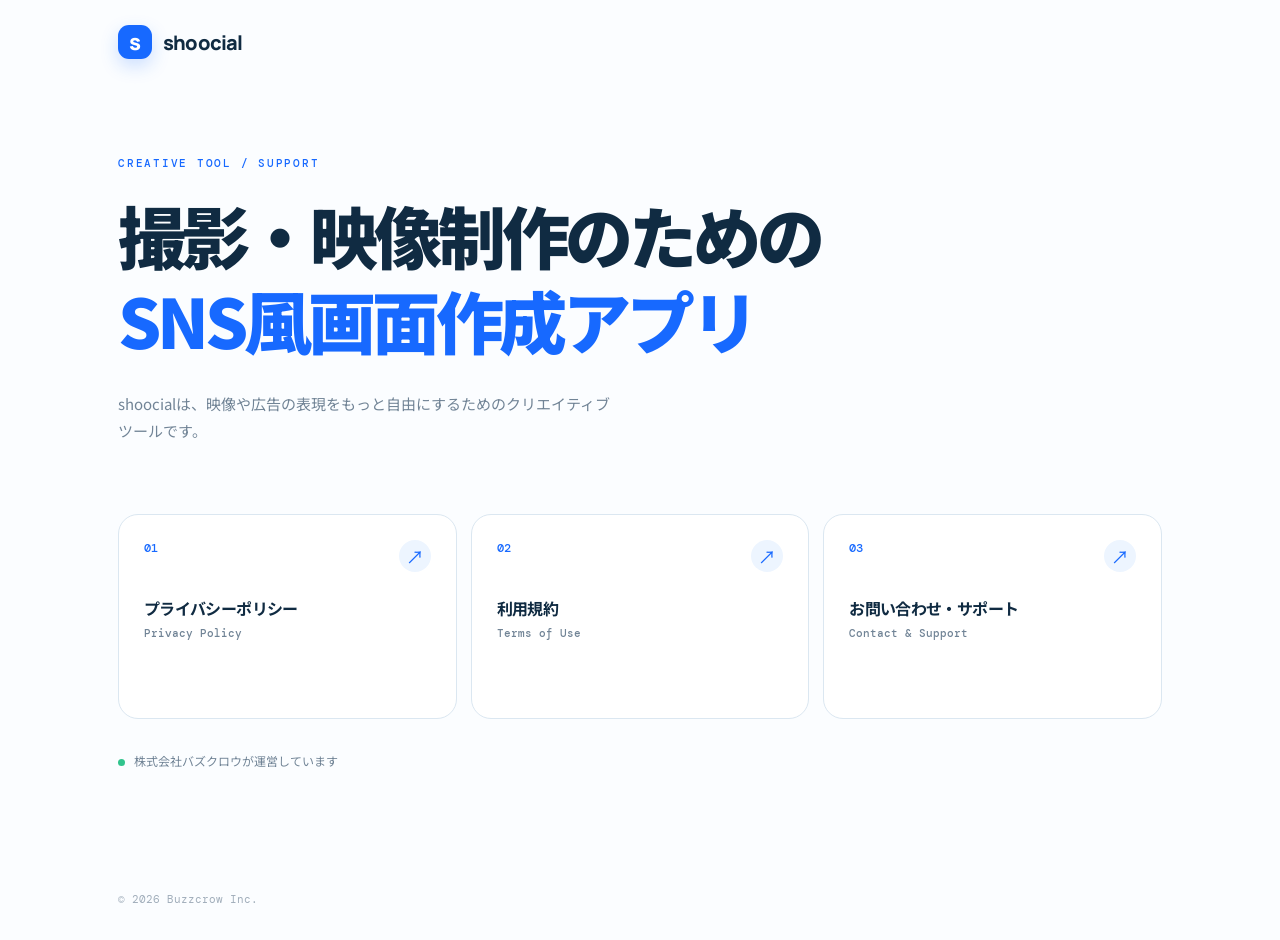
<file: index.html>
<!doctype html>
<html lang="ja">
<head>
  <meta charset="utf-8"><meta name="viewport" content="width=device-width, initial-scale=1">
  <title>shoocial サポート</title><meta name="description" content="shoocialのプライバシーポリシー、利用規約、お問い合わせ・サポートをご案内します。">
  <link rel="stylesheet" href="styles.css">
</head>
<body>
  <header class="site-header"><a class="brand" href="index.html"><span class="brand-mark">s</span><span>shoocial</span></a></header>
  <main class="home-shell">
    <section class="hero"><p class="eyebrow">CREATIVE TOOL / SUPPORT</p><h1>撮影・映像制作のための<br><em>SNS風画面作成アプリ</em></h1><p class="hero-copy">shoocialは、映像や広告の表現をもっと自由にするためのクリエイティブツールです。</p></section>
    <nav class="link-list" aria-label="サポートページ">
      <a class="link-card" href="privacy.html"><span><small>01</small><strong>プライバシーポリシー</strong><b>Privacy Policy</b></span><i>↗</i></a>
      <a class="link-card" href="terms.html"><span><small>02</small><strong>利用規約</strong><b>Terms of Use</b></span><i>↗</i></a>
      <a class="link-card" href="support.html"><span><small>03</small><strong>お問い合わせ・サポート</strong><b>Contact &amp; Support</b></span><i>↗</i></a>
    </nav>
    <div class="home-note"><span class="dot"></span> 株式会社バズクロウが運営しています</div>
  </main>
  <footer class="site-footer">© 2026 Buzzcrow Inc.</footer>
</body></html>
</file>
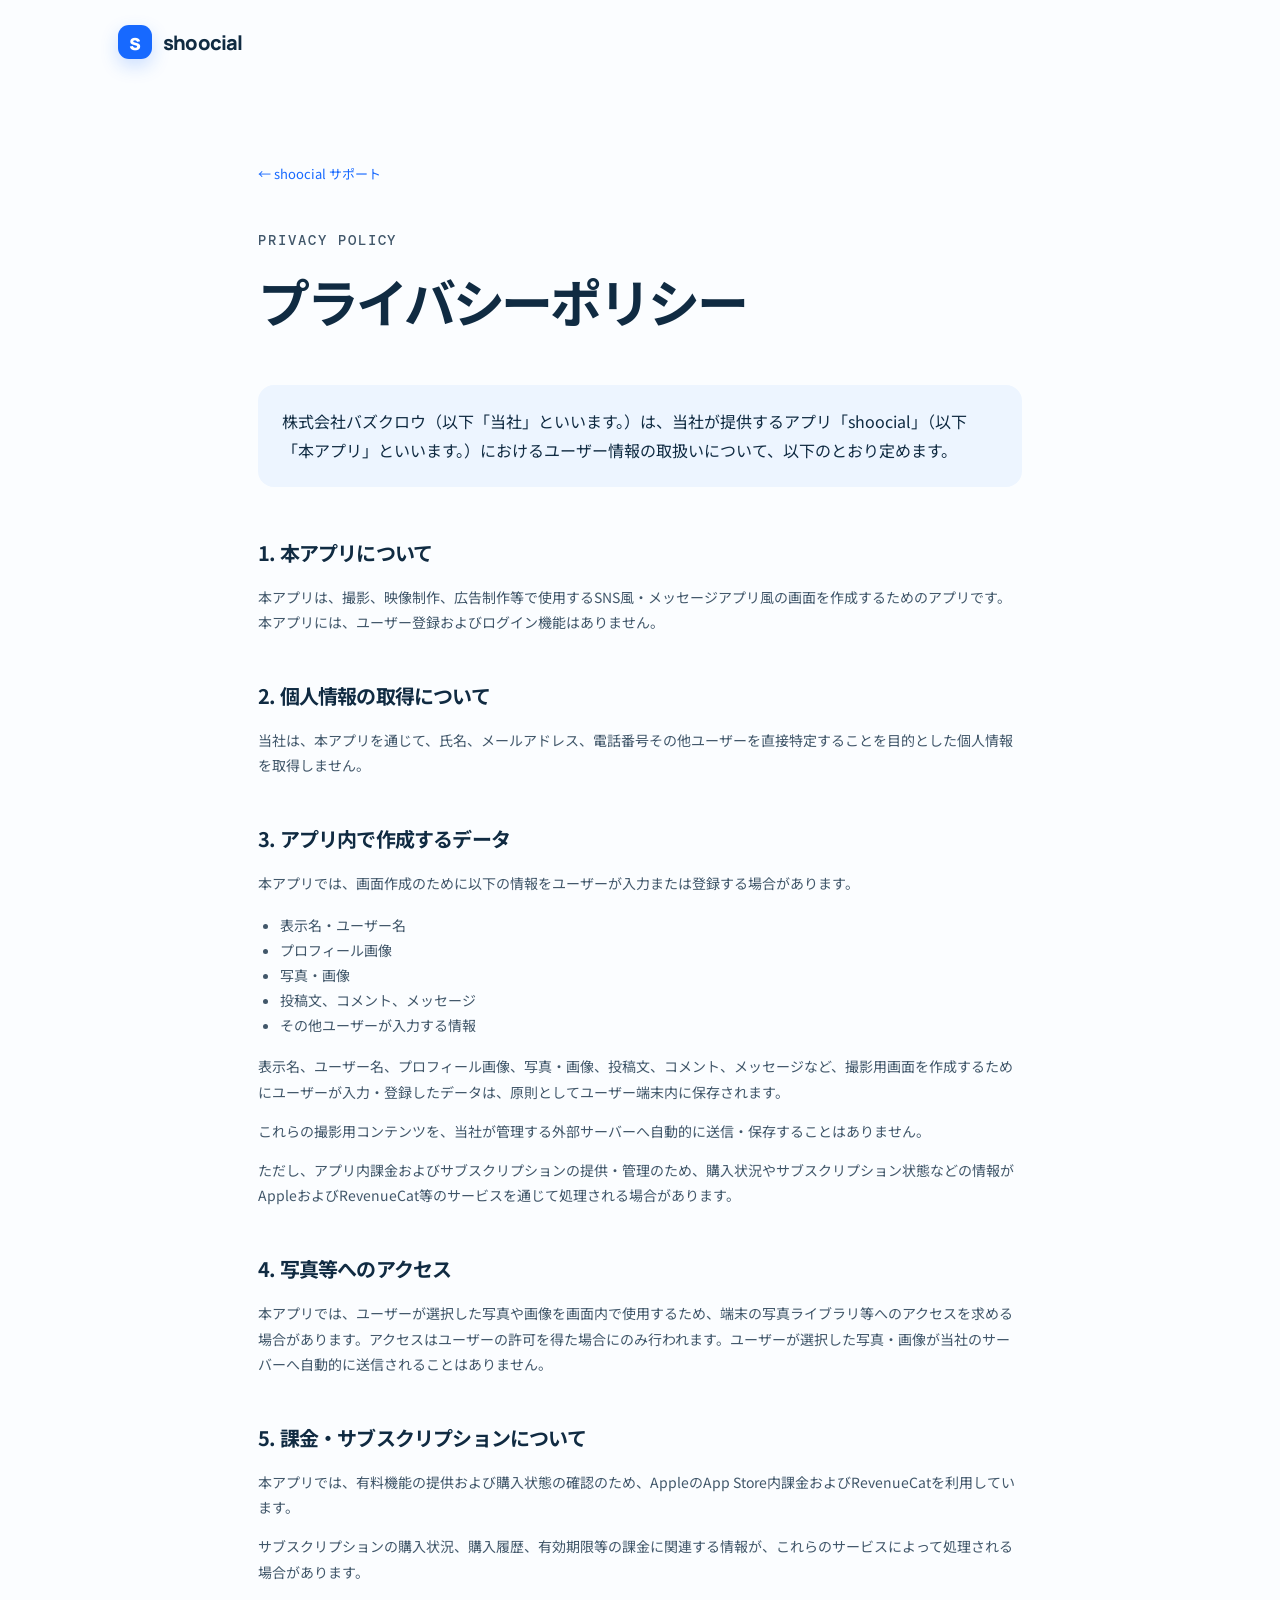
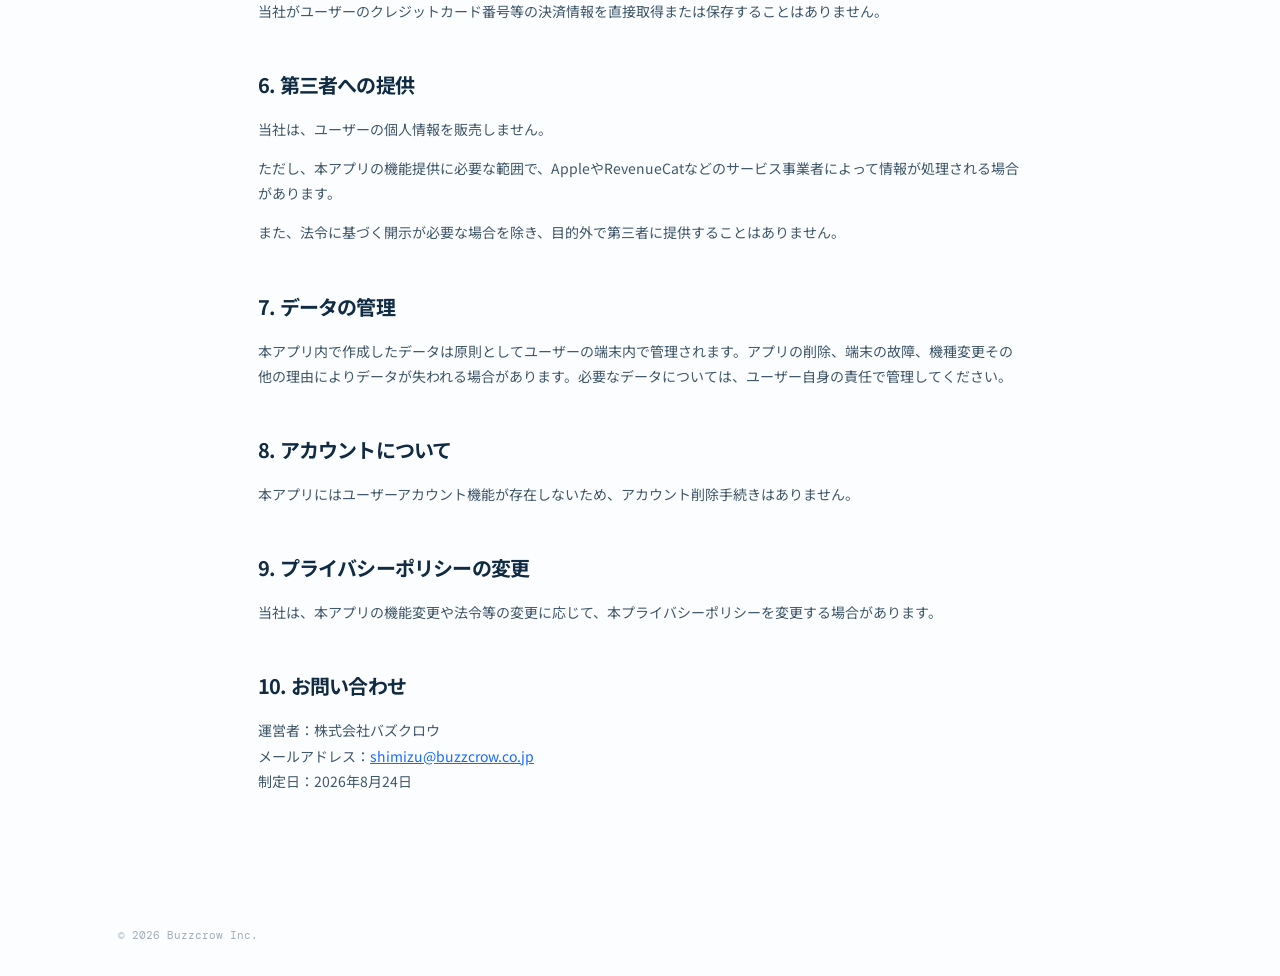
<file: privacy.html>
<!doctype html>
<html lang="ja">
<head>
  <meta charset="utf-8">
  <meta name="viewport" content="width=device-width, initial-scale=1">
  <title>プライバシーポリシー | shoocial</title>
  <link rel="stylesheet" href="styles.css">
</head>
<body>
  <header class="site-header"><a class="brand" href="index.html"><span class="brand-mark">s</span><span>shoocial</span></a></header>
  <main class="doc-shell">
    <a class="back" href="index.html">← shoocial サポート</a>
    <p class="doc-kicker">PRIVACY POLICY</p>
    <h1>プライバシーポリシー</h1>
    <div class="doc-intro">株式会社バズクロウ（以下「当社」といいます。）は、当社が提供するアプリ「shoocial」（以下「本アプリ」といいます。）におけるユーザー情報の取扱いについて、以下のとおり定めます。</div>
    <h2>1. 本アプリについて</h2>
    <p>本アプリは、撮影、映像制作、広告制作等で使用するSNS風・メッセージアプリ風の画面を作成するためのアプリです。<br>本アプリには、ユーザー登録およびログイン機能はありません。</p>
    <h2>2. 個人情報の取得について</h2>
    <p>当社は、本アプリを通じて、氏名、メールアドレス、電話番号その他ユーザーを直接特定することを目的とした個人情報を取得しません。</p>
    <h2>3. アプリ内で作成するデータ</h2>
    <p>本アプリでは、画面作成のために以下の情報をユーザーが入力または登録する場合があります。</p>
    <ul><li>表示名・ユーザー名</li><li>プロフィール画像</li><li>写真・画像</li><li>投稿文、コメント、メッセージ</li><li>その他ユーザーが入力する情報</li></ul>
    <p>表示名、ユーザー名、プロフィール画像、写真・画像、投稿文、コメント、メッセージなど、撮影用画面を作成するためにユーザーが入力・登録したデータは、原則としてユーザー端末内に保存されます。</p>
    <p>これらの撮影用コンテンツを、当社が管理する外部サーバーへ自動的に送信・保存することはありません。</p>
    <p>ただし、アプリ内課金およびサブスクリプションの提供・管理のため、購入状況やサブスクリプション状態などの情報がAppleおよびRevenueCat等のサービスを通じて処理される場合があります。</p>
    <h2>4. 写真等へのアクセス</h2>
    <p>本アプリでは、ユーザーが選択した写真や画像を画面内で使用するため、端末の写真ライブラリ等へのアクセスを求める場合があります。アクセスはユーザーの許可を得た場合にのみ行われます。ユーザーが選択した写真・画像が当社のサーバーへ自動的に送信されることはありません。</p>
    <h2>5. 課金・サブスクリプションについて</h2>
    <p>本アプリでは、有料機能の提供および購入状態の確認のため、AppleのApp Store内課金およびRevenueCatを利用しています。</p>
    <p>サブスクリプションの購入状況、購入履歴、有効期限等の課金に関連する情報が、これらのサービスによって処理される場合があります。</p>
    <p>当社がユーザーのクレジットカード番号等の決済情報を直接取得または保存することはありません。</p>
    <h2>6. 第三者への提供</h2>
    <p>当社は、ユーザーの個人情報を販売しません。</p>
    <p>ただし、本アプリの機能提供に必要な範囲で、AppleやRevenueCatなどのサービス事業者によって情報が処理される場合があります。</p>
    <p>また、法令に基づく開示が必要な場合を除き、目的外で第三者に提供することはありません。</p>
    <h2>7. データの管理</h2>
    <p>本アプリ内で作成したデータは原則としてユーザーの端末内で管理されます。アプリの削除、端末の故障、機種変更その他の理由によりデータが失われる場合があります。必要なデータについては、ユーザー自身の責任で管理してください。</p>
    <h2>8. アカウントについて</h2>
    <p>本アプリにはユーザーアカウント機能が存在しないため、アカウント削除手続きはありません。</p>
    <h2>9. プライバシーポリシーの変更</h2>
    <p>当社は、本アプリの機能変更や法令等の変更に応じて、本プライバシーポリシーを変更する場合があります。</p>
    <h2>10. お問い合わせ</h2>
    <p>運営者：株式会社バズクロウ<br>メールアドレス：<a href="mailto:shimizu@buzzcrow.co.jp">shimizu@buzzcrow.co.jp</a><br>制定日：2026年8月24日</p>
  </main>
  <footer class="site-footer">© 2026 Buzzcrow Inc.</footer>
</body>
</html>
</file>
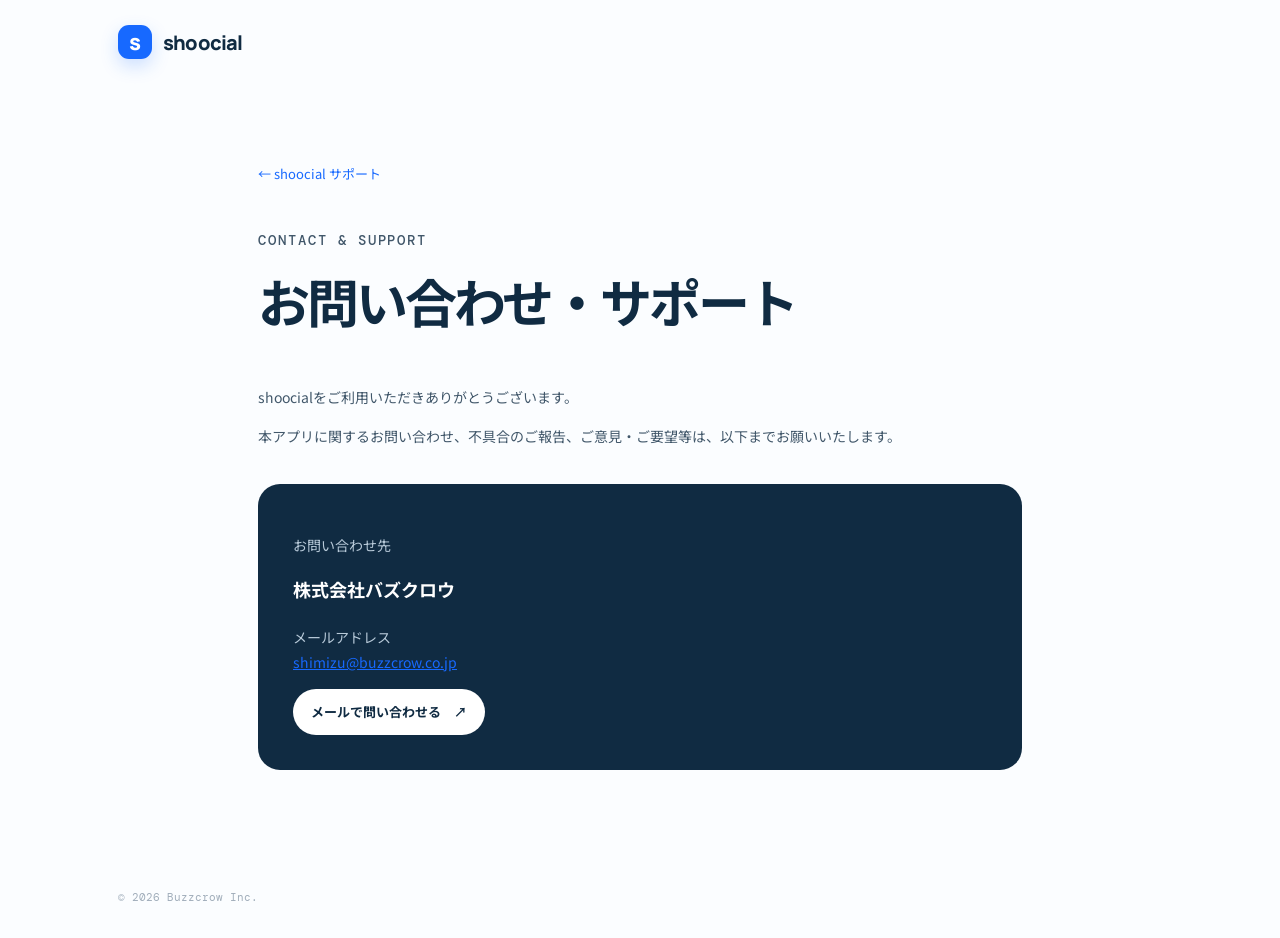
<file: support.html>
<!doctype html><html lang="ja"><head><meta charset="utf-8"><meta name="viewport" content="width=device-width, initial-scale=1"><title>お問い合わせ・サポート | shoocial</title><link rel="stylesheet" href="styles.css"></head><body><header class="site-header"><a class="brand" href="index.html"><span class="brand-mark">s</span><span>shoocial</span></a></header><main class="doc-shell"><a class="back" href="index.html">← shoocial サポート</a><p class="doc-kicker">CONTACT &amp; SUPPORT</p><h1>お問い合わせ・サポート</h1><p>shoocialをご利用いただきありがとうございます。</p><p>本アプリに関するお問い合わせ、不具合のご報告、ご意見・ご要望等は、以下までお願いいたします。</p><section class="contact-card"><p>お問い合わせ先</p><strong>株式会社バズクロウ</strong><p>メールアドレス<br><a href="mailto:shimizu@buzzcrow.co.jp">shimizu@buzzcrow.co.jp</a></p><a class="mail-button" href="mailto:shimizu@buzzcrow.co.jp?subject=shoocial%20お問い合わせ">メールで問い合わせる　↗</a></section></main><footer class="site-footer">© 2026 Buzzcrow Inc.</footer></body></html>
</file>
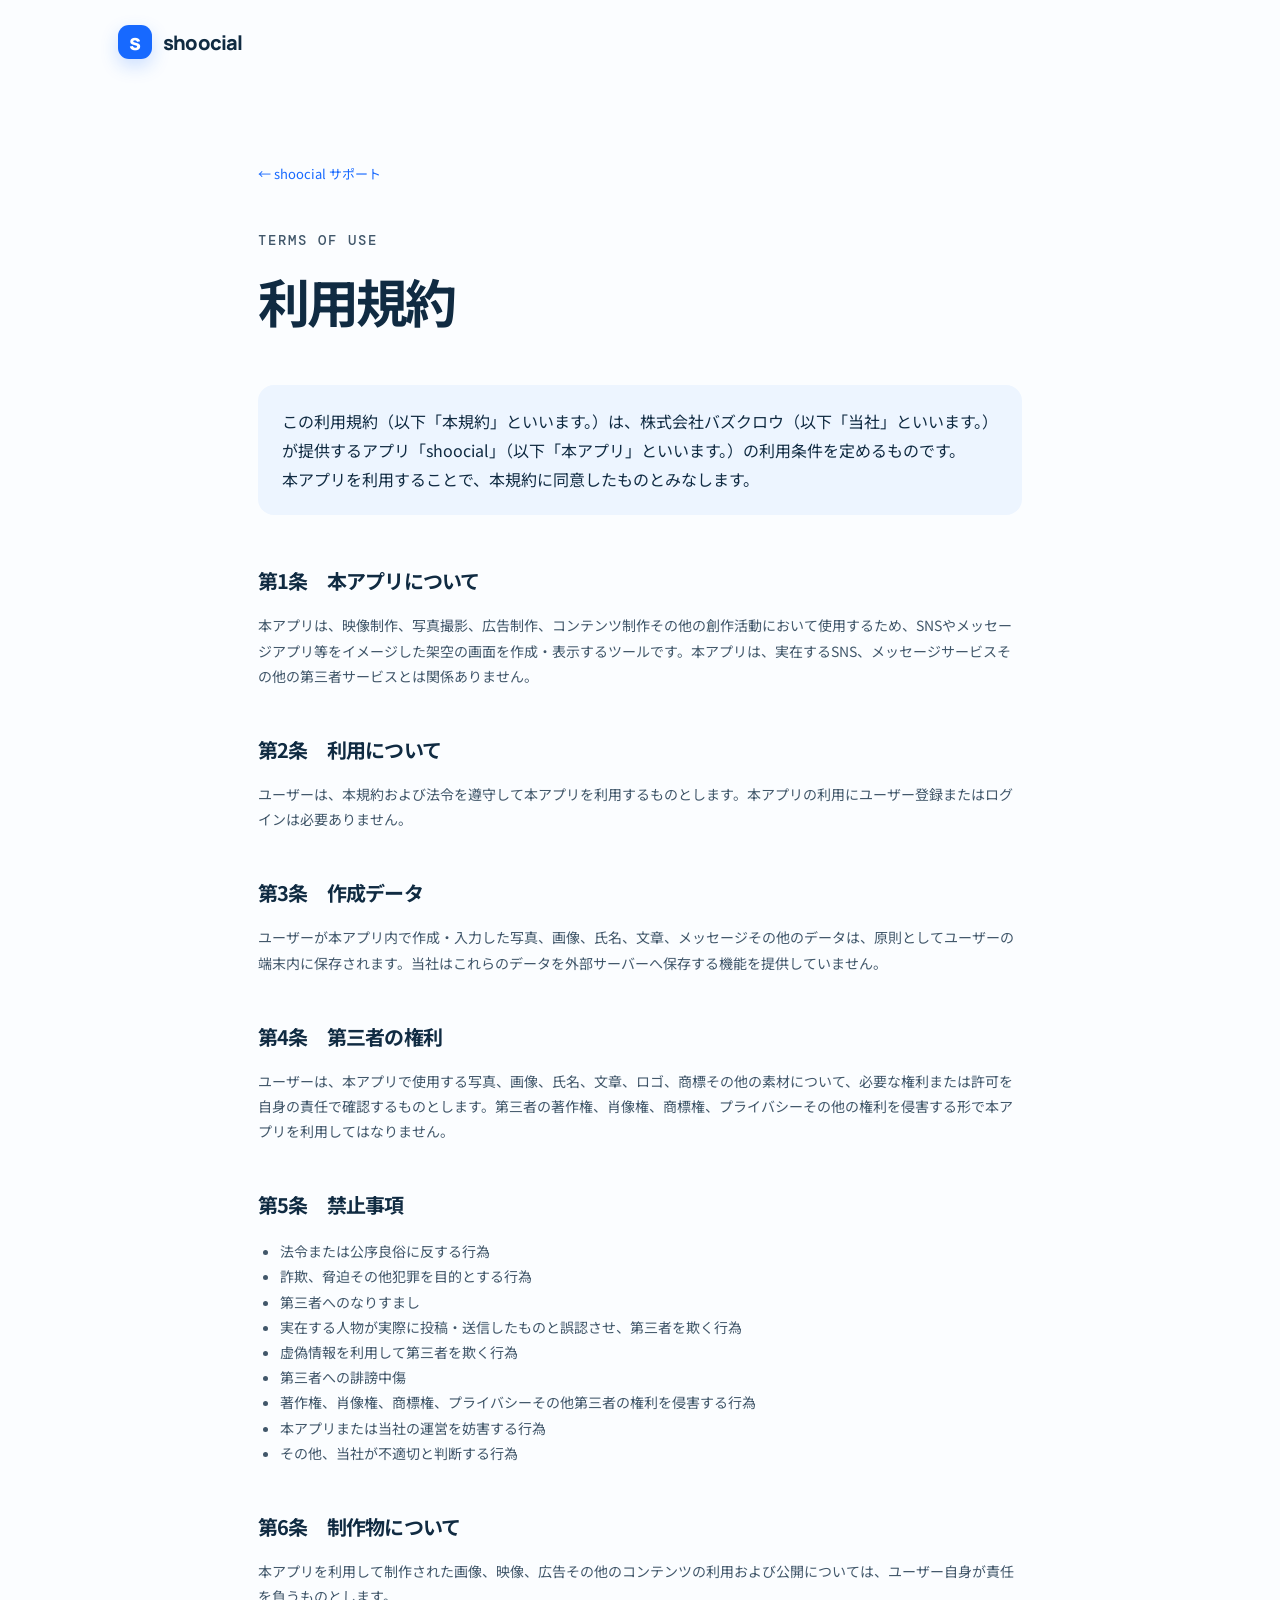
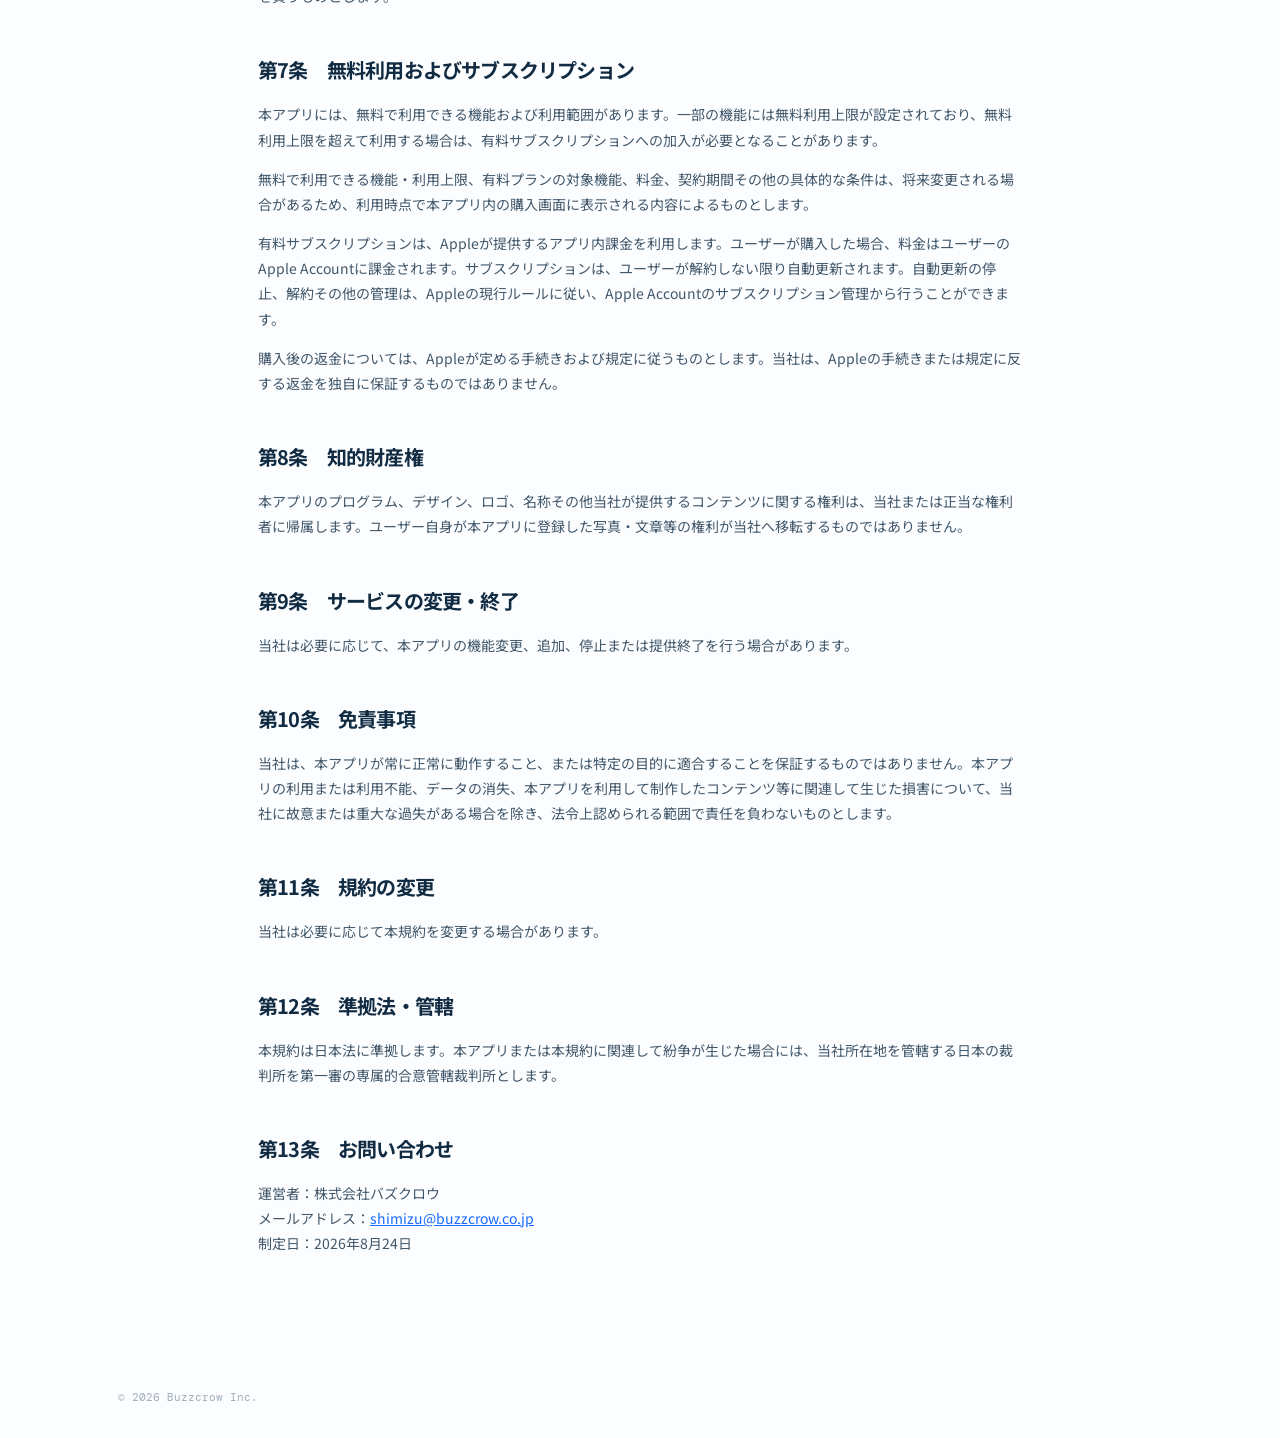
<file: terms.html>
<!doctype html>
<html lang="ja">
<head><meta charset="utf-8"><meta name="viewport" content="width=device-width, initial-scale=1"><title>利用規約 | shoocial</title><link rel="stylesheet" href="styles.css"></head>
<body><header class="site-header"><a class="brand" href="index.html"><span class="brand-mark">s</span><span>shoocial</span></a></header>
<main class="doc-shell"><a class="back" href="index.html">← shoocial サポート</a><p class="doc-kicker">TERMS OF USE</p><h1>利用規約</h1>
<div class="doc-intro">この利用規約（以下「本規約」といいます。）は、株式会社バズクロウ（以下「当社」といいます。）が提供するアプリ「shoocial」（以下「本アプリ」といいます。）の利用条件を定めるものです。<br>本アプリを利用することで、本規約に同意したものとみなします。</div>
<h2>第1条　本アプリについて</h2><p>本アプリは、映像制作、写真撮影、広告制作、コンテンツ制作その他の創作活動において使用するため、SNSやメッセージアプリ等をイメージした架空の画面を作成・表示するツールです。本アプリは、実在するSNS、メッセージサービスその他の第三者サービスとは関係ありません。</p>
<h2>第2条　利用について</h2><p>ユーザーは、本規約および法令を遵守して本アプリを利用するものとします。本アプリの利用にユーザー登録またはログインは必要ありません。</p>
<h2>第3条　作成データ</h2><p>ユーザーが本アプリ内で作成・入力した写真、画像、氏名、文章、メッセージその他のデータは、原則としてユーザーの端末内に保存されます。当社はこれらのデータを外部サーバーへ保存する機能を提供していません。</p>
<h2>第4条　第三者の権利</h2><p>ユーザーは、本アプリで使用する写真、画像、氏名、文章、ロゴ、商標その他の素材について、必要な権利または許可を自身の責任で確認するものとします。第三者の著作権、肖像権、商標権、プライバシーその他の権利を侵害する形で本アプリを利用してはなりません。</p>
<h2>第5条　禁止事項</h2><ul><li>法令または公序良俗に反する行為</li><li>詐欺、脅迫その他犯罪を目的とする行為</li><li>第三者へのなりすまし</li><li>実在する人物が実際に投稿・送信したものと誤認させ、第三者を欺く行為</li><li>虚偽情報を利用して第三者を欺く行為</li><li>第三者への誹謗中傷</li><li>著作権、肖像権、商標権、プライバシーその他第三者の権利を侵害する行為</li><li>本アプリまたは当社の運営を妨害する行為</li><li>その他、当社が不適切と判断する行為</li></ul>
<h2>第6条　制作物について</h2><p>本アプリを利用して制作された画像、映像、広告その他のコンテンツの利用および公開については、ユーザー自身が責任を負うものとします。</p>
<h2>第7条　無料利用およびサブスクリプション</h2><p>本アプリには、無料で利用できる機能および利用範囲があります。一部の機能には無料利用上限が設定されており、無料利用上限を超えて利用する場合は、有料サブスクリプションへの加入が必要となることがあります。</p><p>無料で利用できる機能・利用上限、有料プランの対象機能、料金、契約期間その他の具体的な条件は、将来変更される場合があるため、利用時点で本アプリ内の購入画面に表示される内容によるものとします。</p><p>有料サブスクリプションは、Appleが提供するアプリ内課金を利用します。ユーザーが購入した場合、料金はユーザーのApple Accountに課金されます。サブスクリプションは、ユーザーが解約しない限り自動更新されます。自動更新の停止、解約その他の管理は、Appleの現行ルールに従い、Apple Accountのサブスクリプション管理から行うことができます。</p><p>購入後の返金については、Appleが定める手続きおよび規定に従うものとします。当社は、Appleの手続きまたは規定に反する返金を独自に保証するものではありません。</p>
<h2>第8条　知的財産権</h2><p>本アプリのプログラム、デザイン、ロゴ、名称その他当社が提供するコンテンツに関する権利は、当社または正当な権利者に帰属します。ユーザー自身が本アプリに登録した写真・文章等の権利が当社へ移転するものではありません。</p>
<h2>第9条　サービスの変更・終了</h2><p>当社は必要に応じて、本アプリの機能変更、追加、停止または提供終了を行う場合があります。</p>
<h2>第10条　免責事項</h2><p>当社は、本アプリが常に正常に動作すること、または特定の目的に適合することを保証するものではありません。本アプリの利用または利用不能、データの消失、本アプリを利用して制作したコンテンツ等に関連して生じた損害について、当社に故意または重大な過失がある場合を除き、法令上認められる範囲で責任を負わないものとします。</p>
<h2>第11条　規約の変更</h2><p>当社は必要に応じて本規約を変更する場合があります。</p>
<h2>第12条　準拠法・管轄</h2><p>本規約は日本法に準拠します。本アプリまたは本規約に関連して紛争が生じた場合には、当社所在地を管轄する日本の裁判所を第一審の専属的合意管轄裁判所とします。</p>
<h2>第13条　お問い合わせ</h2><p>運営者：株式会社バズクロウ<br>メールアドレス：<a href="mailto:shimizu@buzzcrow.co.jp">shimizu@buzzcrow.co.jp</a><br>制定日：2026年8月24日</p>
</main><footer class="site-footer">© 2026 Buzzcrow Inc.</footer></body></html>
</file>
<file: styles.css>
@import url('https://fonts.googleapis.com/css2?family=DM+Mono:wght@400;500&family=Manrope:wght@400;600;700;800&family=Noto+Sans+JP:wght@400;500;700;900&display=swap');
:root{--ink:#102b42;--muted:#718496;--blue:#1769ff;--pale:#edf5ff;--line:#dbe7f1}*{box-sizing:border-box}body{margin:0;color:var(--ink);background:#fbfdff;font-family:'Noto Sans JP',sans-serif;line-height:1.8}.site-header{height:84px;display:flex;align-items:center;max-width:1100px;margin:auto;padding:0 28px}.brand{display:flex;align-items:center;gap:11px;color:var(--ink);text-decoration:none;font:800 20px Manrope,sans-serif;letter-spacing:-.04em}.brand-mark{display:grid;place-items:center;width:34px;height:34px;border-radius:11px;background:var(--blue);color:#fff;font:800 22px Manrope,sans-serif;box-shadow:0 7px 18px #1769ff35}.home-shell{max-width:1100px;margin:auto;padding:72px 28px 120px}.hero{max-width:760px;margin-bottom:70px}.eyebrow{margin:0 0 22px;color:var(--blue);font:500 11px 'DM Mono',monospace;letter-spacing:.16em}.hero h1{font-size:clamp(34px,6vw,68px);line-height:1.25;letter-spacing:-.06em;margin:0;font-weight:900}.hero h1 em{font-style:normal;color:var(--blue)}.hero-copy{max-width:500px;color:var(--muted);margin:28px 0 0;font-size:15px}.link-list{display:grid;grid-template-columns:repeat(3,1fr);gap:14px}.link-card{position:relative;display:flex;justify-content:space-between;min-height:205px;padding:25px;background:#fff;border:1px solid var(--line);border-radius:20px;color:var(--ink);text-decoration:none;transition:.25s ease}.link-card:hover{transform:translateY(-5px);border-color:#8fb7e4;box-shadow:0 18px 38px #193b5b12}.link-card span{display:flex;flex-direction:column}.link-card small{color:var(--blue);font:500 12px 'DM Mono',monospace;margin-bottom:38px}.link-card strong{font-size:16px;letter-spacing:-.04em}.link-card b{font:500 11px 'DM Mono',monospace;color:var(--muted);margin-top:3px}.link-card i{display:grid;place-items:center;width:32px;height:32px;background:var(--pale);border-radius:50%;font-style:normal;color:var(--blue);font-size:18px}.home-note{margin-top:31px;color:var(--muted);font-size:12px}.dot{display:inline-block;width:7px;height:7px;border-radius:50%;background:#31c48d;margin-right:6px}.site-footer{max-width:1100px;margin:auto;padding:0 28px 34px;color:#a0adba;font:11px 'DM Mono',monospace}.doc-shell{max-width:820px;margin:0 auto;padding:74px 28px 120px}.doc-kicker{color:var(--blue);font:500 11px 'DM Mono',monospace;letter-spacing:.14em}.doc-shell h1{font-size:clamp(31px,5vw,52px);line-height:1.3;letter-spacing:-.06em;margin:18px 0 50px}.doc-intro{background:var(--pale);border-radius:16px;padding:22px 24px;margin-bottom:48px}.doc-shell h2{font-size:20px;margin:43px 0 10px;letter-spacing:-.04em}.doc-shell p,.doc-shell li{font-size:14px;color:#41576a}.doc-shell ul{padding-left:1.4em}.doc-shell a{color:var(--blue)}.back{display:inline-flex;color:var(--blue);text-decoration:none;font-size:13px;margin-bottom:32px}.contact-card{background:var(--ink);color:#fff;border-radius:22px;padding:35px;margin-top:35px}.contact-card p{color:#b8cad9}.contact-card strong{display:block;font-size:18px;color:#fff;margin:8px 0 20px}.mail-button{display:inline-block;background:#fff;color:var(--ink)!important;text-decoration:none;padding:11px 18px;border-radius:999px;font-weight:700;font-size:13px}@media(max-width:720px){.site-header{height:72px;padding:0 20px}.home-shell{padding:46px 20px 82px}.hero{margin-bottom:48px}.hero-copy{font-size:14px}.link-list{grid-template-columns:1fr;gap:10px}.link-card{min-height:142px}.link-card small{margin-bottom:20px}.doc-shell{padding:45px 20px 80px}.doc-shell h1{margin-bottom:35px}.doc-shell h2{font-size:18px}.doc-shell p,.doc-shell li{font-size:13px}}
</file>
